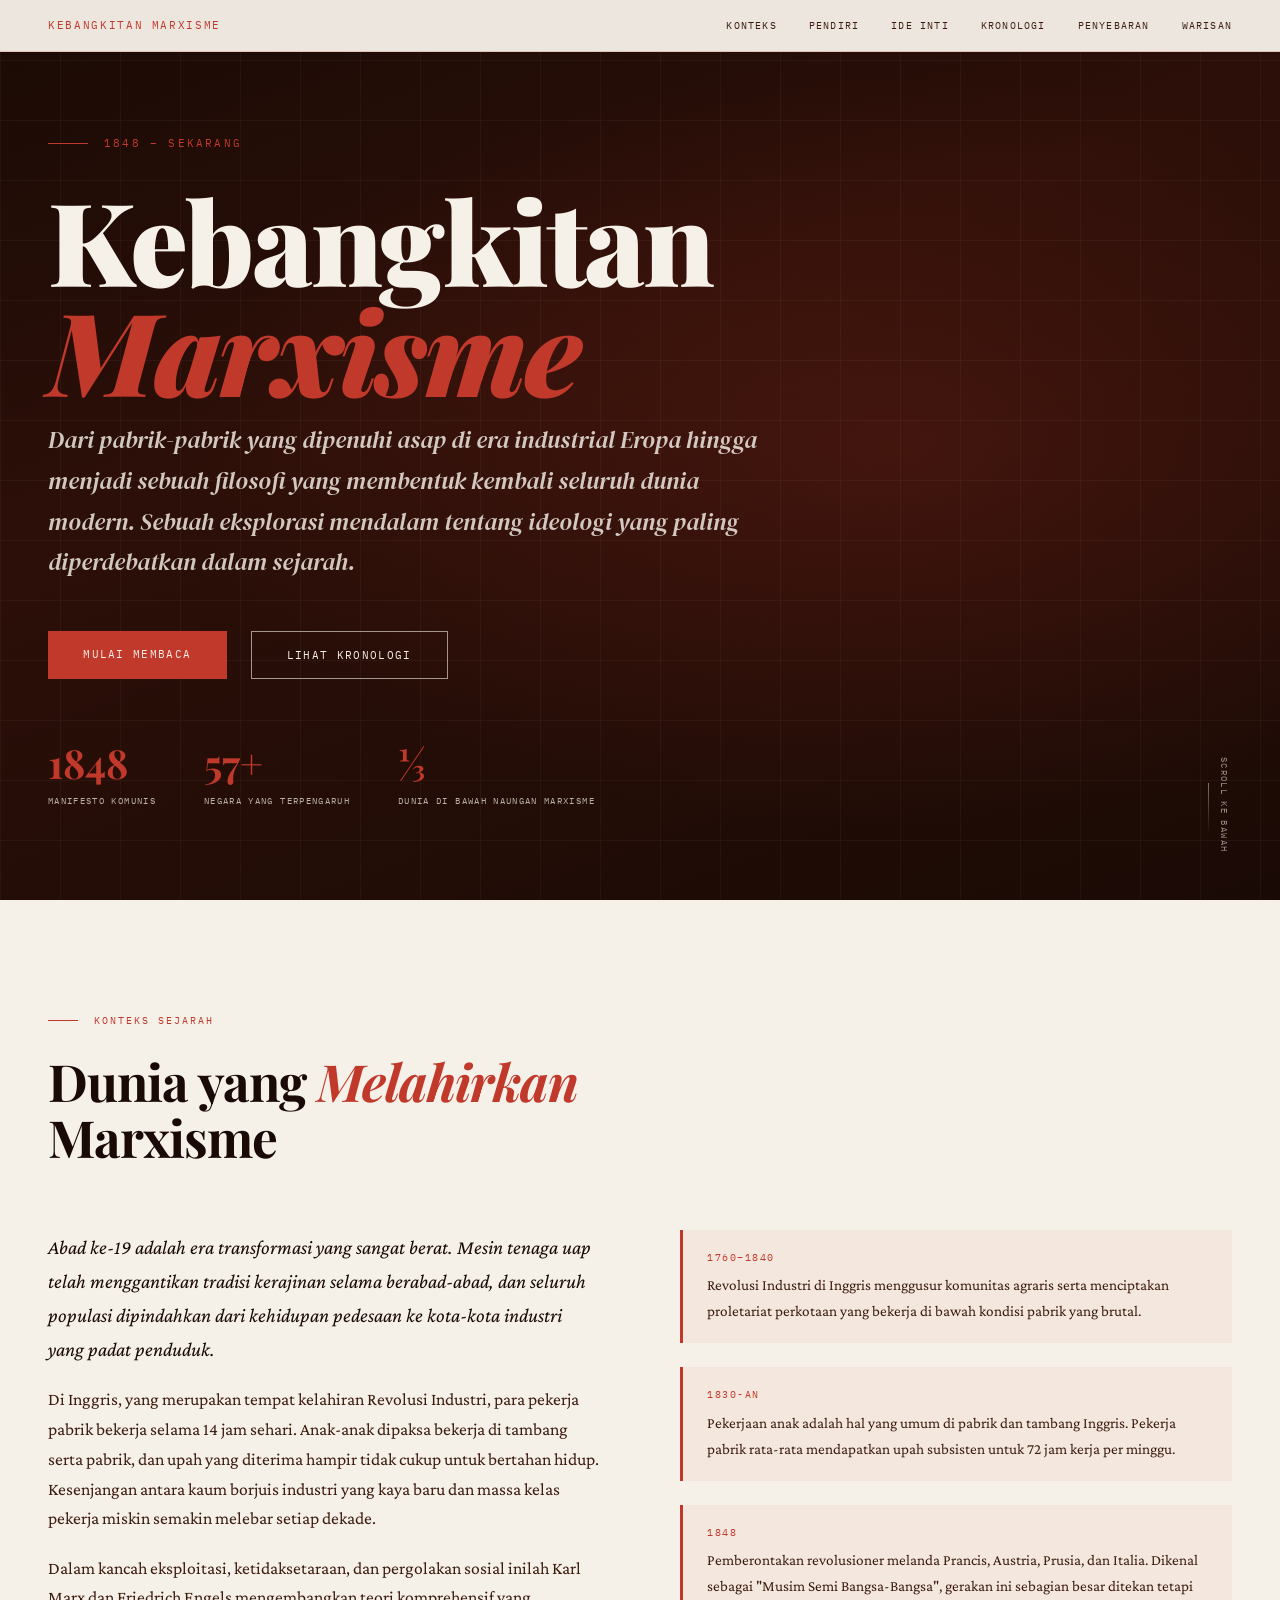
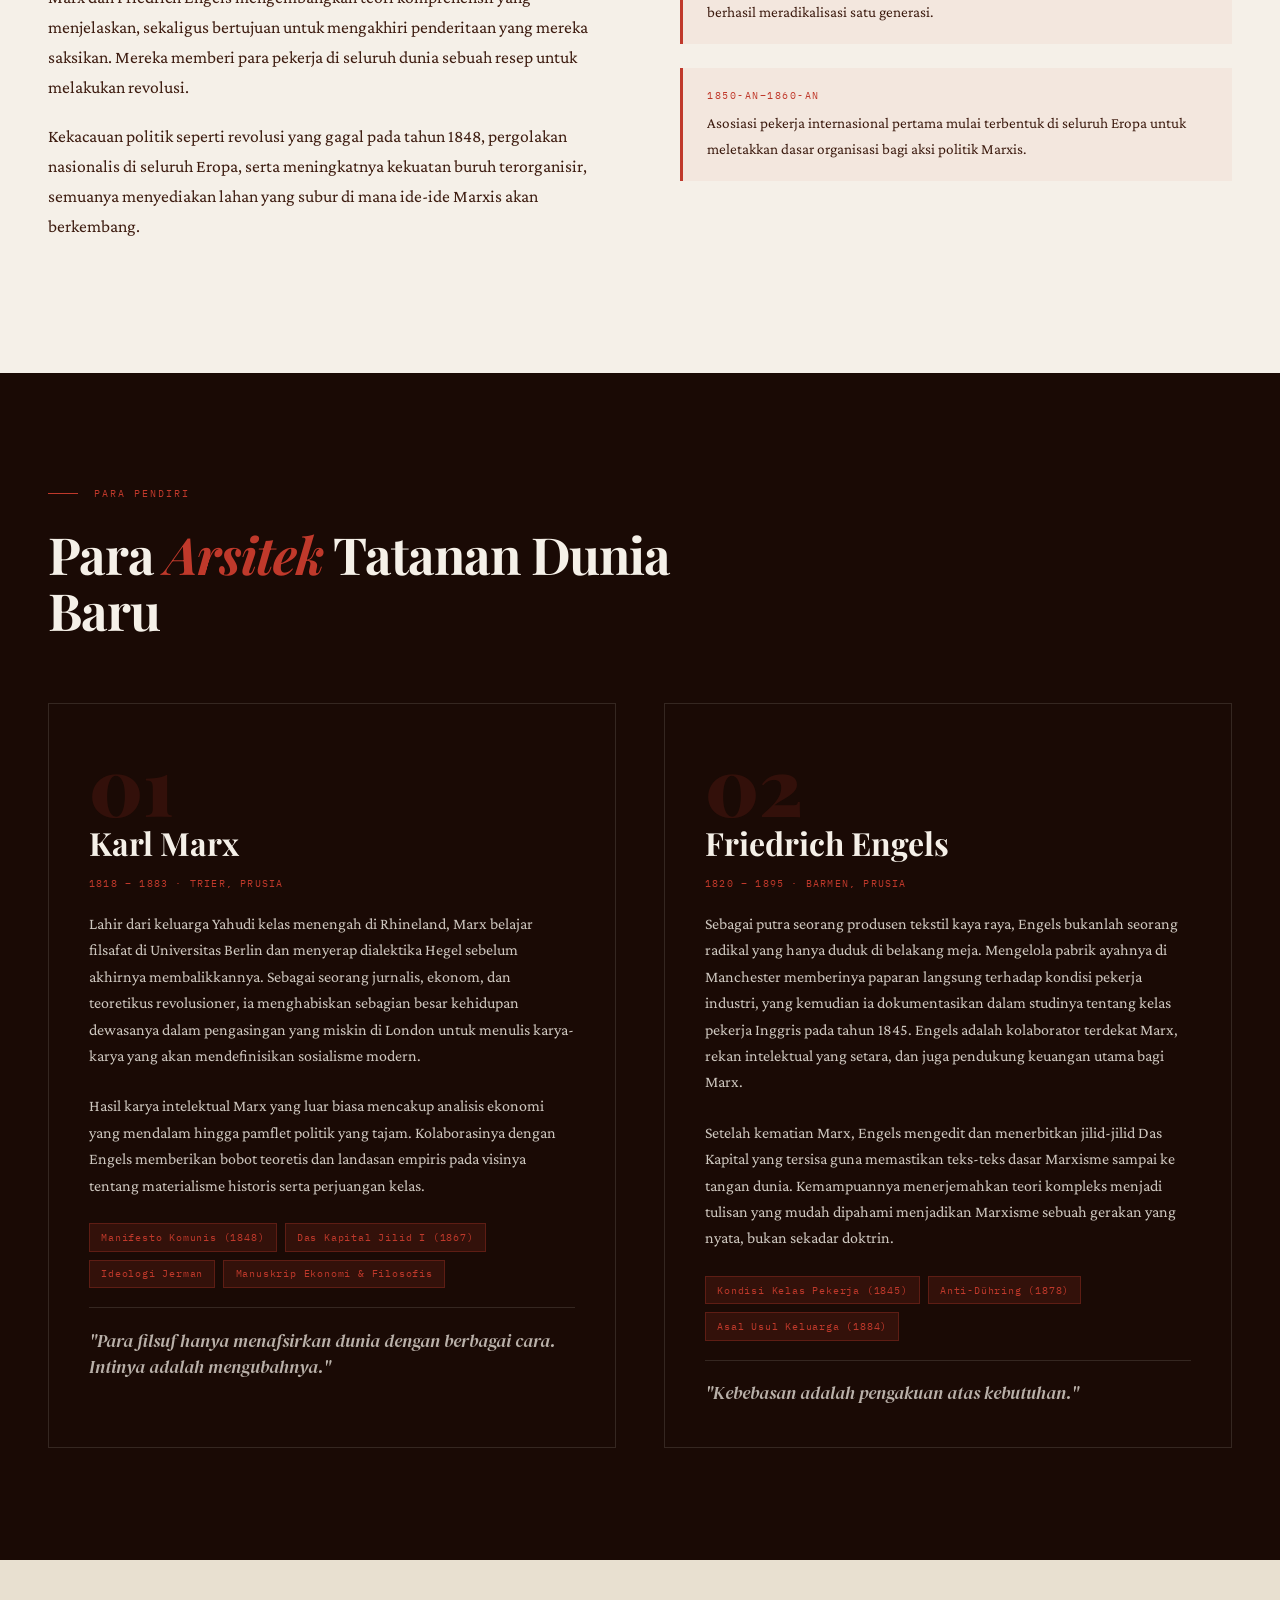
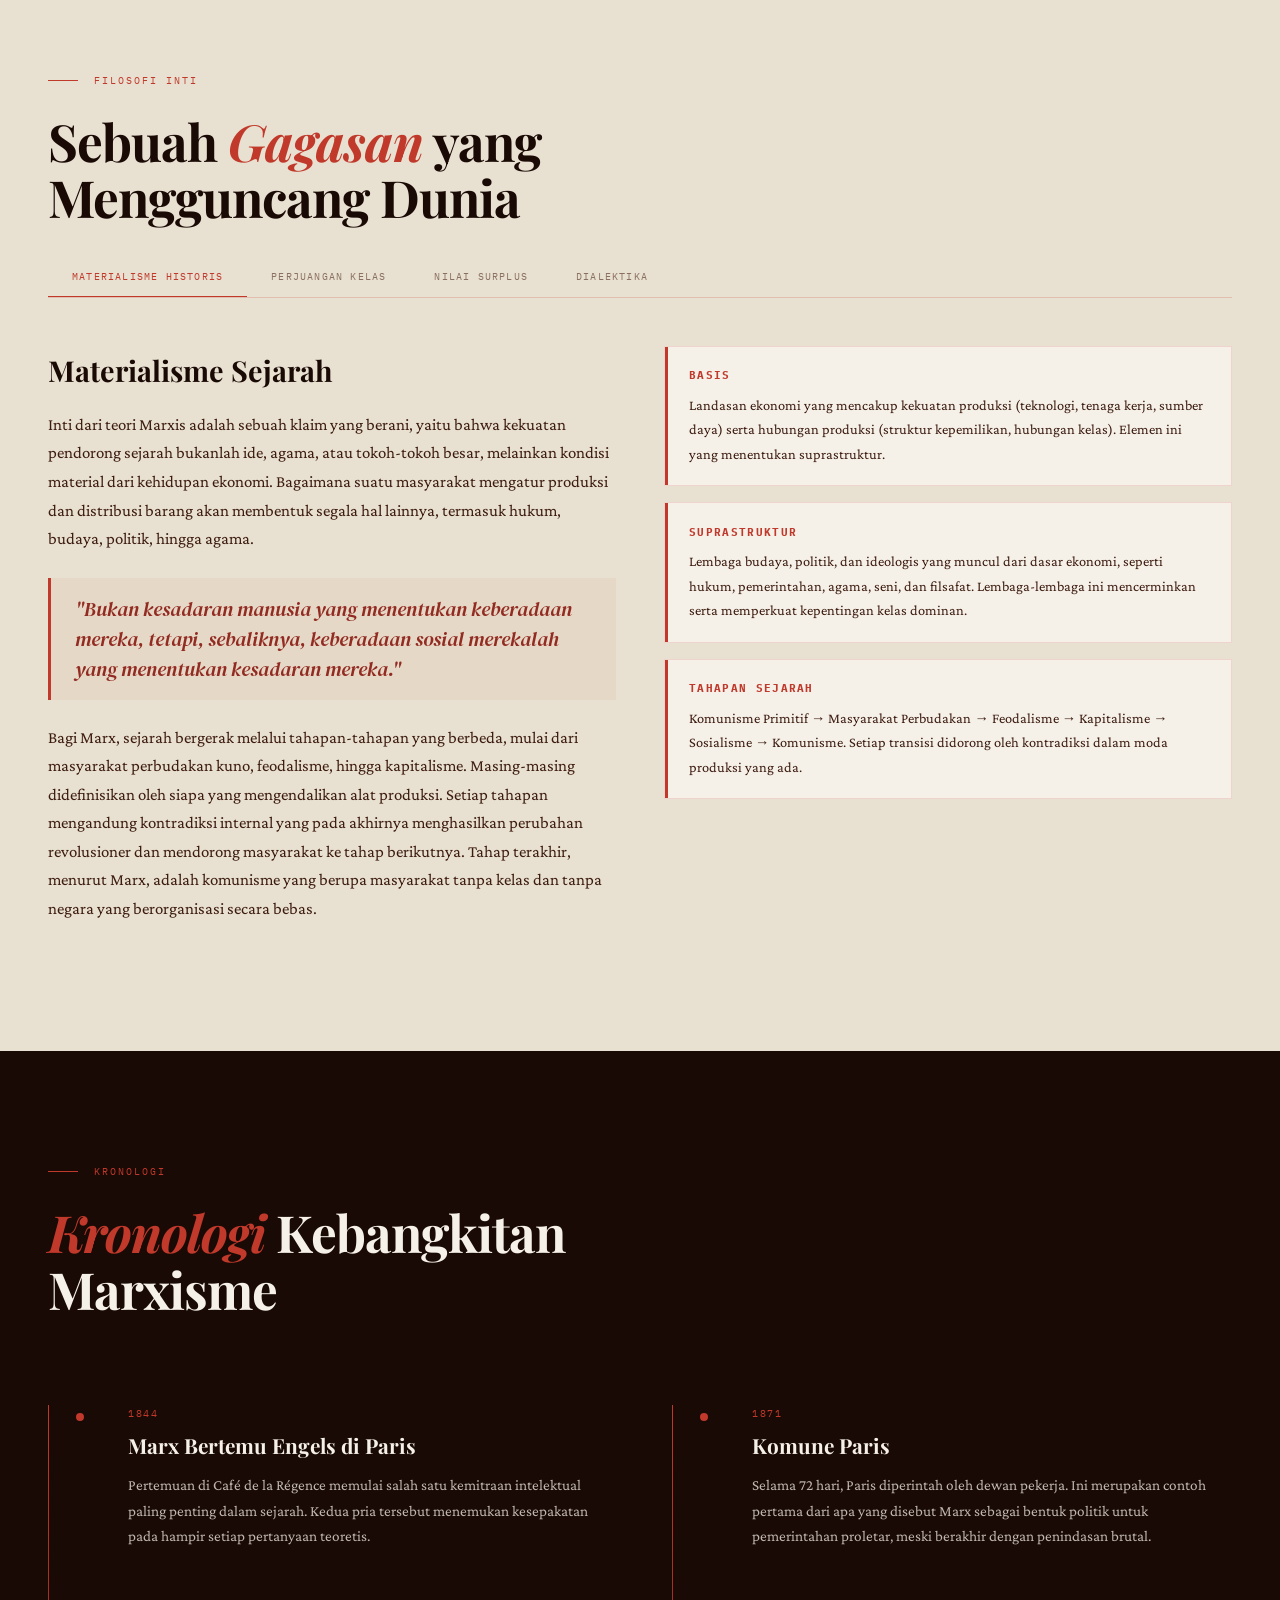
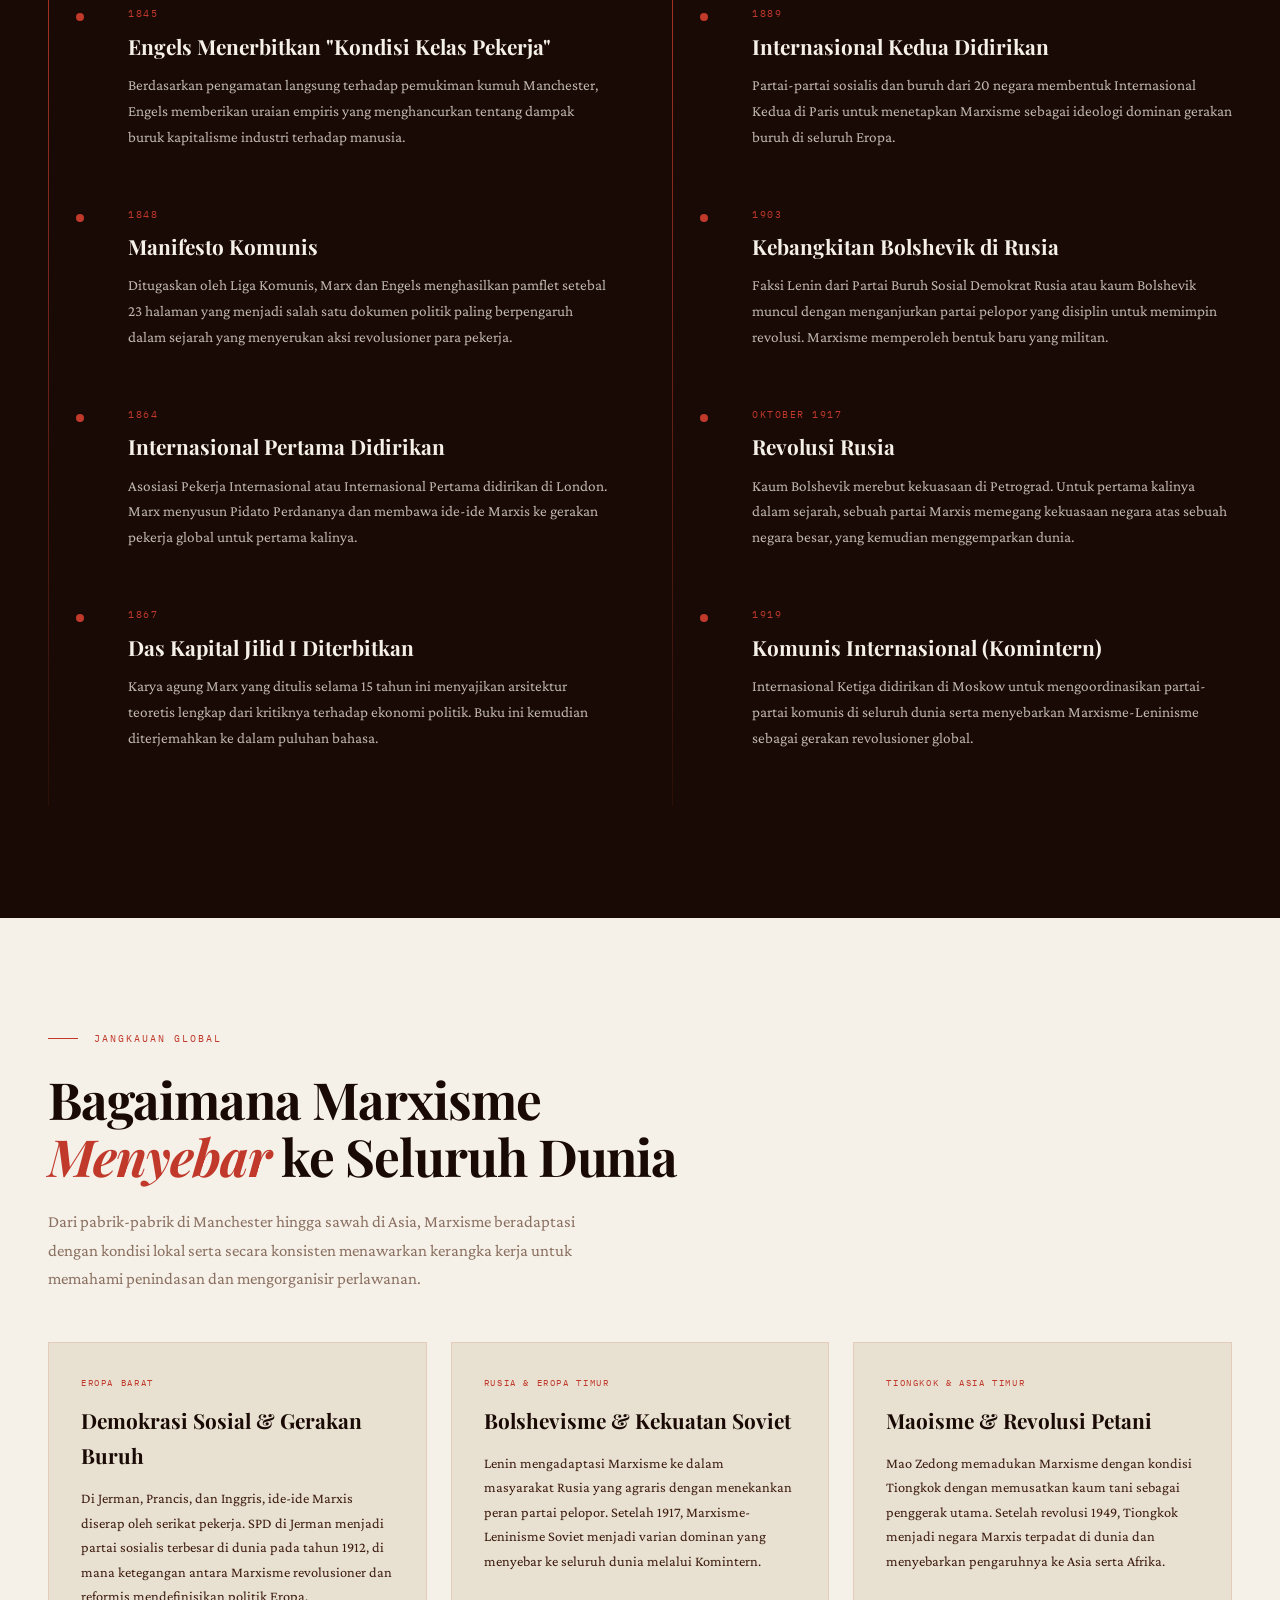
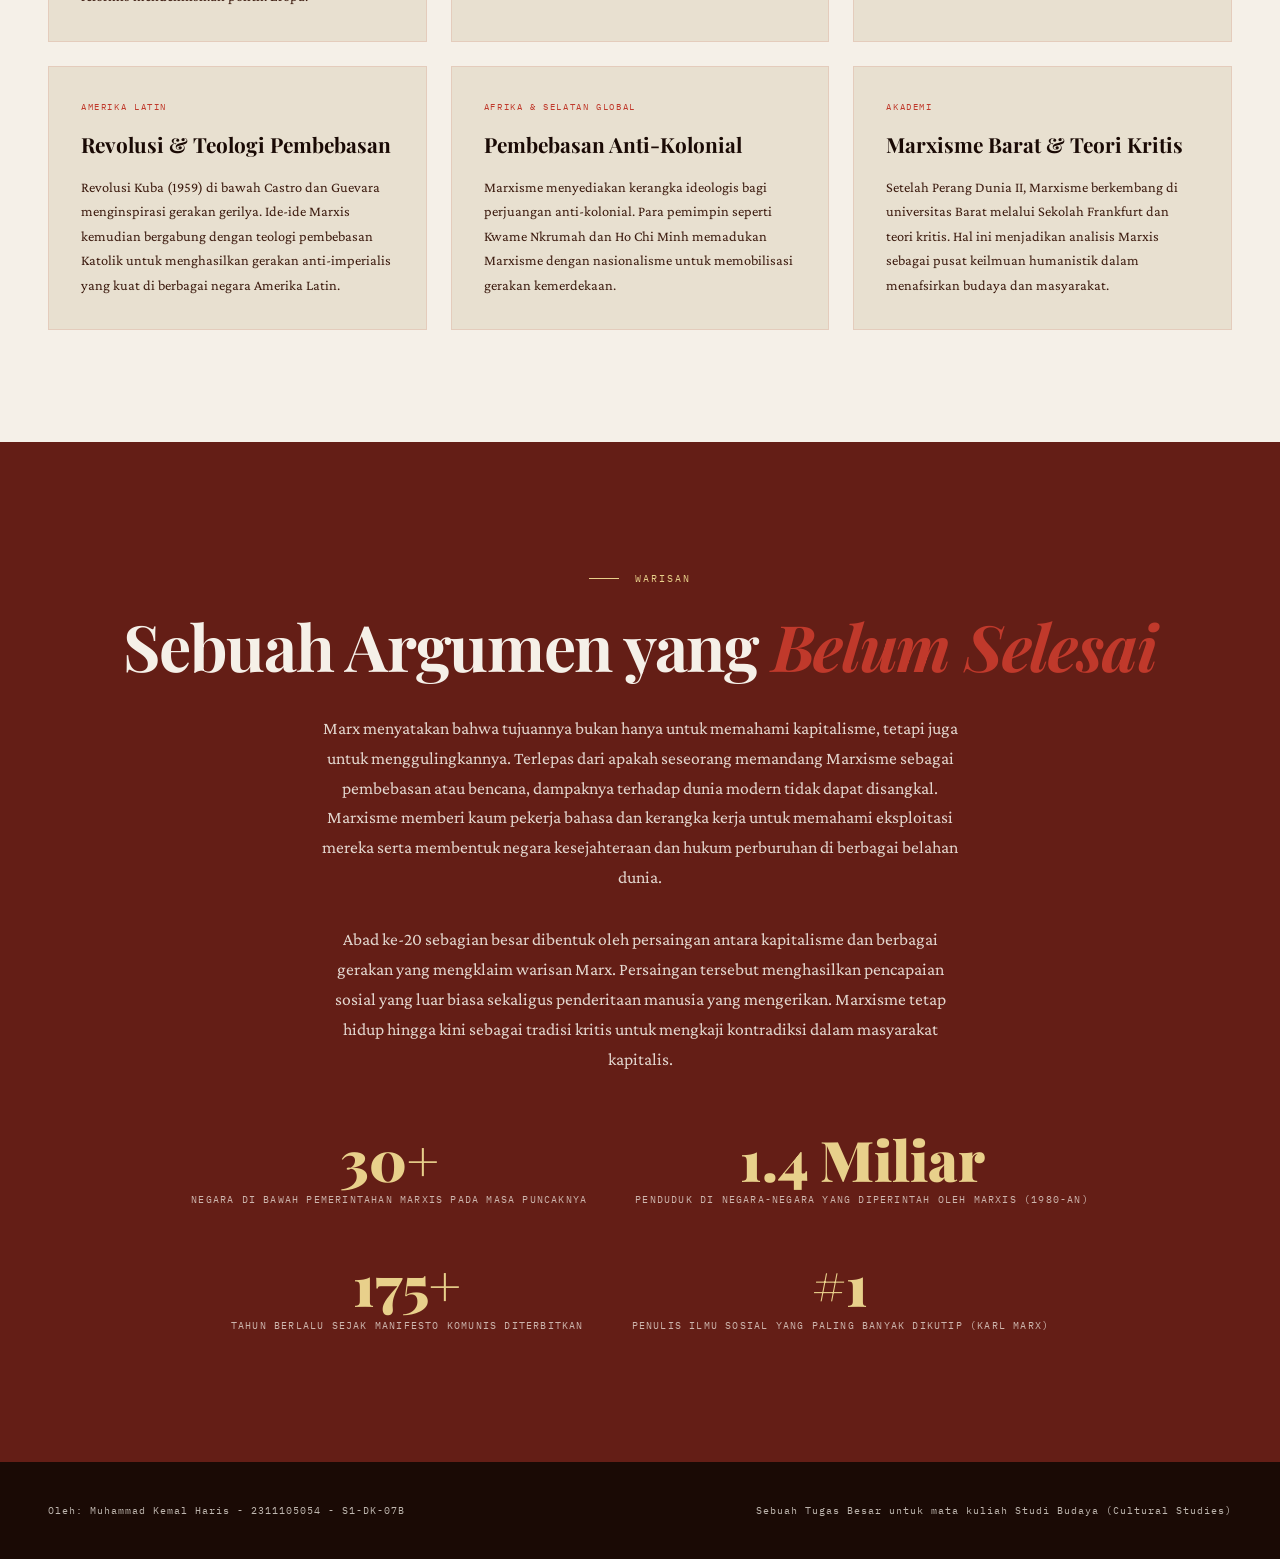
<file: index.html>
<!DOCTYPE html>
<html lang="id">
<head>
<meta charset="UTF-8">
<meta name="viewport" content="width=device-width, initial-scale=1.0">
<title>Kebangkitan Marxisme</title>
<link rel="preconnect" href="https://fonts.googleapis.com">
<link href="https://fonts.googleapis.com/css2?family=Playfair+Display:ital,wght@0,700;0,900;1,700&family=DM+Serif+Display:ital@0;1&family=IBM+Plex+Mono:wght@400;600&family=Crimson+Pro:ital,wght@0,300;0,400;1,300&display=swap" rel="stylesheet">
<link rel="stylesheet" href="styles.css">
</head>
<body>

<nav>
  <div class="nav-logo">Kebangkitan Marxisme</div>
  <div class="nav-links">
    <a href="#context">Konteks</a>
    <a href="#founders">Pendiri</a>
    <a href="#ideas">Ide Inti</a>
    <a href="#timeline">Kronologi</a>
    <a href="#spread">Penyebaran</a>
    <a href="#legacy">Warisan</a>
  </div>
  <button class="hamburger" id="hamburger" aria-label="Buka menu">
    <span></span><span></span><span></span>
  </button>
</nav>

<div class="mobile-nav" id="mobile-nav">
  <a href="#context">Konteks</a>
  <a href="#founders">Pendiri</a>
  <a href="#ideas">Ide Inti</a>
  <a href="#timeline">Kronologi</a>
  <a href="#spread">Penyebaran</a>
  <a href="#legacy">Warisan</a>
</div>

<section class="hero" id="hero">
  <div class="hero-bg"></div>
  <div class="hero-grid"></div>

  <div class="hero-year">1848 – Sekarang</div>
  <h1 class="hero-title">Kebangkitan <em>Marxisme</em></h1>
  <p class="hero-subtitle">Dari pabrik-pabrik yang dipenuhi asap di era industrial Eropa hingga menjadi sebuah filosofi yang membentuk kembali seluruh dunia modern. Sebuah eksplorasi mendalam tentang ideologi yang paling diperdebatkan dalam sejarah.</p>
  <div class="hero-cta">
    <a href="#context" class="btn-primary">Mulai Membaca</a>
    <a href="#timeline" class="btn-outline">Lihat Kronologi</a>
  </div>

  <div class="hero-stats">
    <div class="stat">
      <span class="stat-num">1848</span>
      <span class="stat-label">Manifesto Komunis</span>
    </div>
    <div class="stat">
      <span class="stat-num">57+</span>
      <span class="stat-label">Negara yang Terpengaruh</span>
    </div>
    <div class="stat">
      <span class="stat-num">⅓</span>
      <span class="stat-label">Dunia di Bawah Naungan Marxisme</span>
    </div>
  </div>

  <div class="hero-scroll">Scroll ke Bawah</div>
</section>

<section class="context" id="context">
  <div class="section-label">Konteks Sejarah</div>
  <h2 class="section-title">Dunia yang <em>Melahirkan</em> Marxisme</h2>

  <div class="context-grid">
    <div class="context-text reveal">
      <p>Abad ke-19 adalah era transformasi yang sangat berat. Mesin tenaga uap telah menggantikan tradisi kerajinan selama berabad-abad, dan seluruh populasi dipindahkan dari kehidupan pedesaan ke kota-kota industri yang padat penduduk.</p>
      <p>Di Inggris, yang merupakan tempat kelahiran Revolusi Industri, para pekerja pabrik bekerja selama 14 jam sehari. Anak-anak dipaksa bekerja di tambang serta pabrik, dan upah yang diterima hampir tidak cukup untuk bertahan hidup. Kesenjangan antara kaum borjuis industri yang kaya baru dan massa kelas pekerja miskin semakin melebar setiap dekade.</p>
      <p>Dalam kancah eksploitasi, ketidaksetaraan, dan pergolakan sosial inilah Karl Marx dan Friedrich Engels mengembangkan teori komprehensif yang menjelaskan, sekaligus bertujuan untuk mengakhiri penderitaan yang mereka saksikan. Mereka memberi para pekerja di seluruh dunia sebuah resep untuk melakukan revolusi.</p>
      <p>Kekacauan politik seperti revolusi yang gagal pada tahun 1848, pergolakan nasionalis di seluruh Eropa, serta meningkatnya kekuatan buruh terorganisir, semuanya menyediakan lahan yang subur di mana ide-ide Marxis akan berkembang.</p>
    </div>
    <div class="context-aside reveal">
      <div class="fact-card">
        <div class="fact-year">1760–1840</div>
        <p>Revolusi Industri di Inggris menggusur komunitas agraris serta menciptakan proletariat perkotaan yang bekerja di bawah kondisi pabrik yang brutal.</p>
      </div>
      <div class="fact-card">
        <div class="fact-year">1830-an</div>
        <p>Pekerjaan anak adalah hal yang umum di pabrik dan tambang Inggris. Pekerja pabrik rata-rata mendapatkan upah subsisten untuk 72 jam kerja per minggu.</p>
      </div>
      <div class="fact-card">
        <div class="fact-year">1848</div>
        <p>Pemberontakan revolusioner melanda Prancis, Austria, Prusia, dan Italia. Dikenal sebagai "Musim Semi Bangsa-Bangsa", gerakan ini sebagian besar ditekan tetapi berhasil meradikalisasi satu generasi.</p>
      </div>
      <div class="fact-card">
        <div class="fact-year">1850-an–1860-an</div>
        <p>Asosiasi pekerja internasional pertama mulai terbentuk di seluruh Eropa untuk meletakkan dasar organisasi bagi aksi politik Marxis.</p>
      </div>
    </div>
  </div>
</section>

<section class="founders" id="founders">
  <div class="section-label">Para Pendiri</div>
  <h2 class="section-title">Para <em>Arsitek</em> Tatanan Dunia Baru</h2>

  <div class="founders-grid">
    <div class="founder-card reveal">
      <span class="founder-num">01</span>
      <div class="founder-name">Karl Marx</div>
      <div class="founder-dates">1818 – 1883 · Trier, Prusia</div>
      <p class="founder-desc">Lahir dari keluarga Yahudi kelas menengah di Rhineland, Marx belajar filsafat di Universitas Berlin dan menyerap dialektika Hegel sebelum akhirnya membalikkannya. Sebagai seorang jurnalis, ekonom, dan teoretikus revolusioner, ia menghabiskan sebagian besar kehidupan dewasanya dalam pengasingan yang miskin di London untuk menulis karya-karya yang akan mendefinisikan sosialisme modern.</p>
      <p class="founder-desc">Hasil karya intelektual Marx yang luar biasa mencakup analisis ekonomi yang mendalam hingga pamflet politik yang tajam. Kolaborasinya dengan Engels memberikan bobot teoretis dan landasan empiris pada visinya tentang materialisme historis serta perjuangan kelas.</p>
      <div class="founder-works">
        <span class="work-tag">Manifesto Komunis (1848)</span>
        <span class="work-tag">Das Kapital Jilid I (1867)</span>
        <span class="work-tag">Ideologi Jerman</span>
        <span class="work-tag">Manuskrip Ekonomi & Filosofis</span>
      </div>
      <div class="founder-quote">"Para filsuf hanya menafsirkan dunia dengan berbagai cara. Intinya adalah mengubahnya."</div>
    </div>

    <div class="founder-card reveal">
      <span class="founder-num">02</span>
      <div class="founder-name">Friedrich Engels</div>
      <div class="founder-dates">1820 – 1895 · Barmen, Prusia</div>
      <p class="founder-desc">Sebagai putra seorang produsen tekstil kaya raya, Engels bukanlah seorang radikal yang hanya duduk di belakang meja. Mengelola pabrik ayahnya di Manchester memberinya paparan langsung terhadap kondisi pekerja industri, yang kemudian ia dokumentasikan dalam studinya tentang kelas pekerja Inggris pada tahun 1845. Engels adalah kolaborator terdekat Marx, rekan intelektual yang setara, dan juga pendukung keuangan utama bagi Marx.</p>
      <p class="founder-desc">Setelah kematian Marx, Engels mengedit dan menerbitkan jilid-jilid Das Kapital yang tersisa guna memastikan teks-teks dasar Marxisme sampai ke tangan dunia. Kemampuannya menerjemahkan teori kompleks menjadi tulisan yang mudah dipahami menjadikan Marxisme sebuah gerakan yang nyata, bukan sekadar doktrin.</p>
      <div class="founder-works">
        <span class="work-tag">Kondisi Kelas Pekerja (1845)</span>
        <span class="work-tag">Anti-Dühring (1878)</span>
        <span class="work-tag">Asal Usul Keluarga (1884)</span>
      </div>
      <div class="founder-quote">"Kebebasan adalah pengakuan atas kebutuhan."</div>
    </div>
  </div>
</section>

<section class="ideas" id="ideas">
  <div class="section-label">Filosofi Inti</div>
  <h2 class="section-title">Sebuah <em>Gagasan</em> yang Mengguncang Dunia</h2>

  <div class="ideas-tabs">
    <button class="tab-btn active" onclick="switchTab('materialism')">Materialisme Historis</button>
    <button class="tab-btn" onclick="switchTab('class')">Perjuangan Kelas</button>
    <button class="tab-btn" onclick="switchTab('value')">Nilai Surplus</button>
    <button class="tab-btn" onclick="switchTab('dialectics')">Dialektika</button>
  </div>

  <div id="tab-materialism" class="tab-content active">
    <div class="idea-main">
      <h3>Materialisme Sejarah</h3>
      <p>Inti dari teori Marxis adalah sebuah klaim yang berani, yaitu bahwa kekuatan pendorong sejarah bukanlah ide, agama, atau tokoh-tokoh besar, melainkan kondisi material dari kehidupan ekonomi. Bagaimana suatu masyarakat mengatur produksi dan distribusi barang akan membentuk segala hal lainnya, termasuk hukum, budaya, politik, hingga agama.</p>
      <div class="idea-pullquote">"Bukan kesadaran manusia yang menentukan keberadaan mereka, tetapi, sebaliknya, keberadaan sosial merekalah yang menentukan kesadaran mereka."</div>
      <p>Bagi Marx, sejarah bergerak melalui tahapan-tahapan yang berbeda, mulai dari masyarakat perbudakan kuno, feodalisme, hingga kapitalisme. Masing-masing didefinisikan oleh siapa yang mengendalikan alat produksi. Setiap tahapan mengandung kontradiksi internal yang pada akhirnya menghasilkan perubahan revolusioner dan mendorong masyarakat ke tahap berikutnya. Tahap terakhir, menurut Marx, adalah komunisme yang berupa masyarakat tanpa kelas dan tanpa negara yang berorganisasi secara bebas.</p>
    </div>
    <div class="idea-visual">
      <div class="concept-block">
        <h4>Basis</h4>
        <p>Landasan ekonomi yang mencakup kekuatan produksi (teknologi, tenaga kerja, sumber daya) serta hubungan produksi (struktur kepemilikan, hubungan kelas). Elemen ini yang menentukan suprastruktur.</p>
      </div>
      <div class="concept-block">
        <h4>Suprastruktur</h4>
        <p>Lembaga budaya, politik, dan ideologis yang muncul dari dasar ekonomi, seperti hukum, pemerintahan, agama, seni, dan filsafat. Lembaga-lembaga ini mencerminkan serta memperkuat kepentingan kelas dominan.</p>
      </div>
      <div class="concept-block">
        <h4>Tahapan Sejarah</h4>
        <p>Komunisme Primitif → Masyarakat Perbudakan → Feodalisme → Kapitalisme → Sosialisme → Komunisme. Setiap transisi didorong oleh kontradiksi dalam moda produksi yang ada.</p>
      </div>
    </div>
  </div>

  <div id="tab-class" class="tab-content">
    <div class="idea-main">
      <h3>Perjuangan Kelas</h3>
      <p>Marx membuka Manifesto Komunis dengan salah satu kalimat paling terkenal dalam sejarah, yakni: "Sejarah semua masyarakat yang ada hingga saat ini adalah sejarah perjuangan kelas." Setiap zaman telah ditentukan oleh antagonisme antara kelas penindas dan kelas yang tertindas, seperti tuan dan budak, tuan tanah dan hamba, hingga borjuis dan proletariat.</p>
      <div class="idea-pullquote">"Di bawah kapitalisme, Marx mengidentifikasi dua kelas fundamental. Kaum borjuasi memiliki alat produksi seperti pabrik, tanah, dan modal. Kaum proletariat hanya memiliki tenaga kerja mereka yang harus dijual demi bertahan hidup. Hubungan ini pada dasarnya bersifat eksploitatif karena kaum borjuasi mengambil kekayaan dari tenaga kerja buruh sambil hanya memberikan upah minimum."</div>
    </div>
    <div class="idea-visual">
      <div class="concept-block">
        <h4>Kaum Borjuis</h4>
        <p>Kelas kapitalis yang memiliki alat produksi. Mereka membeli tenaga kerja, mengendalikan produksi, dan mengakumulasi modal. Dalam negara kapitalis, kekuasaan politik berfungsi melayani kepentingan borjuis.</p>
      </div>
      <div class="concept-block">
        <h4>Kaum Proletariat</h4>
        <p>Kelas pekerja yang hanya memiliki tenaga kerja mereka. Seiring perkembangan kapitalisme, proletariat tumbuh lebih besar serta semakin sadar akan kepentingan bersama, sehingga mereka menjadi "kelas untuk dirinya sendiri."</p>
      </div>
      <div class="concept-block">
        <h4>Kesadaran Kelas</h4>
        <p>Marx membedakan antara kelas "dalam dirinya sendiri" sebagai kategori ekonomi objektif dan kelas "untuk dirinya sendiri" sebagai kelas yang mengakui kepentingan bersama dan bertindak secara kolektif.</p>
      </div>
    </div>
  </div>

  <div id="tab-value" class="tab-content">
    <div class="idea-main">
      <h3>Nilai Surplus &amp; Eksploitasi</h3>
      <p>Kontribusi Marx yang paling orisinal secara teknis adalah teori nilai surplusnya. Teori ini berupaya menjelaskan bagaimana kapitalis memperoleh keuntungan dari pekerja tanpa melakukan penipuan atau perampokan dalam pengertian konvensional. Jawabannya terletak pada sifat unik tenaga kerja sebagai sebuah komoditas.</p>
      <div class="idea-pullquote">"Modal adalah tenaga kerja mati, yang, seperti vampir, hanya hidup dengan menghisap tenaga kerja hidup."</div>
      <p>Pekerja dibayar dengan upah yang setara dengan biaya untuk mereproduksi tenaga kerja mereka, seperti makanan dan tempat tinggal. Tetapi selama hari kerja, mereka menghasilkan nilai yang jauh lebih besar dari upah tersebut. Perbedaan nilai surplus ini diambil oleh kapitalis sebagai keuntungan. Pekerja dieksploitasi melalui struktur hubungan upah-kerja itu sendiri.</p>
    </div>
    <div class="idea-visual">
      <div class="concept-block">
        <h4>Nilai Guna vs Nilai Tukar</h4>
        <p>Suatu komoditas memiliki nilai guna sebagai kegunaan praktis dan nilai tukar sebagai apa yang dapat ditukarkan dengannya. Tenaga kerja bersifat unik karena penggunaannya menciptakan nilai yang lebih besar daripada biaya pembeliannya.</p>
      </div>
      <div class="concept-block">
        <h4>Tenaga Kerja Diperlukan vs Tenaga Kerja Surplus</h4>
        <p>Sebagian dari hari kerja mencakup biaya upah pekerja itu sendiri. Sisa waktunya yang disebut tenaga kerja surplus menghasilkan nilai yang mengalir sepenuhnya ke kapitalis sebagai sumber keuntungan, sewa, dan bunga.</p>
      </div>
      <div class="concept-block">
        <h4>Alienasi (Keterasingan)</h4>
        <p>Para pekerja di bawah kapitalisme terasing dari produk yang mereka ciptakan, proses produksi, pekerja lain, dan bahkan potensi manusia mereka sendiri. Pekerjaan menjadi sebuah paksaan eksternal, bukan ekspresi kreativitas.</p>
      </div>
    </div>
  </div>

  <div id="tab-dialectics" class="tab-content">
    <div class="idea-main">
      <h3>Materialisme Dialektis</h3>
      <p>Marx mewarisi metode dialektis Hegel yang meyakini bahwa realitas berkembang melalui benturan kekuatan yang berlawanan, namun ia mengubahnya secara radikal. Jika Hegel melihat sejarah sebagai perkembangan Roh Absolut, Marx bersikeras bahwa kontradiksi pendorongnya bersifat material, yaitu konflik antara kekuatan produktif dan hubungan sosial.</p>
      <div class="idea-pullquote">"Metode dialektis saya, pada dasarnya, tidak hanya berbeda dari metode Hegel, tetapi justru merupakan kebalikannya."</div>
      <p>Dalam dialektika Marxis, setiap tahapan sejarah mengandung benih kehancurannya sendiri. Kapitalisme menciptakan dan memusatkan proletariat yang nantinya akan menggulingkannya. Kemajuan teknologi pada akhirnya melampaui kapasitas struktur kepemilikan kapitalis, sehingga menghasilkan krisis yang mendorong perubahan revolusioner.</p>
    </div>
    <div class="idea-visual">
      <div class="concept-block">
        <h4>Tesis → Antitesis → Sintesis</h4>
        <p>Bentuk sosial yang dominan (tesis) menghasilkan oposisinya sendiri (antitesis). Konflik keduanya menghasilkan sintesis baru yang lebih tinggi, yang kemudian menjadi tesis baru untuk melanjutkan proses dialektika.</p>
      </div>
      <div class="concept-block">
        <h4>Kontradiksi &amp; Krisis</h4>
        <p>Kapitalisme mengandung kontradiksi mendasar antara produksi sosial dan penguasaan pribadi. Kontradiksi ini secara berkala meletus sebagai krisis ekonomi yang tingkat keparahannya terus meningkat dari waktu ke waktu.</p>
      </div>
      <div class="concept-block">
        <h4>Tiga Hukum Engels</h4>
        <p>Engels mensistematiskan dialektika ke dalam tiga poin: (1) Kesatuan dan konflik dari hal-hal yang berlawanan; (2) Transformasi kuantitas menjadi kualitas; (3) Negasi dari negasi.</p>
      </div>
    </div>
  </div>
</section>

<section class="timeline-section" id="timeline">
  <div class="section-label">Kronologi</div>
  <h2 class="section-title"><em>Kronologi</em> Kebangkitan Marxisme</h2>

  <div class="timeline-grid">
    <div class="timeline">
      <div class="timeline-item">
        <div class="timeline-dot"></div>
        <div class="timeline-year">1844</div>
        <div class="timeline-event">Marx Bertemu Engels di Paris</div>
        <p class="timeline-desc">Pertemuan di Café de la Régence memulai salah satu kemitraan intelektual paling penting dalam sejarah. Kedua pria tersebut menemukan kesepakatan pada hampir setiap pertanyaan teoretis.</p>
      </div>
      <div class="timeline-item">
        <div class="timeline-dot"></div>
        <div class="timeline-year">1845</div>
        <div class="timeline-event">Engels Menerbitkan "Kondisi Kelas Pekerja"</div>
        <p class="timeline-desc">Berdasarkan pengamatan langsung terhadap pemukiman kumuh Manchester, Engels memberikan uraian empiris yang menghancurkan tentang dampak buruk kapitalisme industri terhadap manusia.</p>
      </div>
      <div class="timeline-item">
        <div class="timeline-dot"></div>
        <div class="timeline-year">1848</div>
        <div class="timeline-event">Manifesto Komunis</div>
        <p class="timeline-desc">Ditugaskan oleh Liga Komunis, Marx dan Engels menghasilkan pamflet setebal 23 halaman yang menjadi salah satu dokumen politik paling berpengaruh dalam sejarah yang menyerukan aksi revolusioner para pekerja.</p>
      </div>
      <div class="timeline-item">
        <div class="timeline-dot"></div>
        <div class="timeline-year">1864</div>
        <div class="timeline-event">Internasional Pertama Didirikan</div>
        <p class="timeline-desc">Asosiasi Pekerja Internasional atau Internasional Pertama didirikan di London. Marx menyusun Pidato Perdananya dan membawa ide-ide Marxis ke gerakan pekerja global untuk pertama kalinya.</p>
      </div>
      <div class="timeline-item">
        <div class="timeline-dot"></div>
        <div class="timeline-year">1867</div>
        <div class="timeline-event">Das Kapital Jilid I Diterbitkan</div>
        <p class="timeline-desc">Karya agung Marx yang ditulis selama 15 tahun ini menyajikan arsitektur teoretis lengkap dari kritiknya terhadap ekonomi politik. Buku ini kemudian diterjemahkan ke dalam puluhan bahasa.</p>
      </div>
    </div>

    <div class="timeline">
      <div class="timeline-item">
        <div class="timeline-dot"></div>
        <div class="timeline-year">1871</div>
        <div class="timeline-event">Komune Paris</div>
        <p class="timeline-desc">Selama 72 hari, Paris diperintah oleh dewan pekerja. Ini merupakan contoh pertama dari apa yang disebut Marx sebagai bentuk politik untuk pemerintahan proletar, meski berakhir dengan penindasan brutal.</p>
      </div>
      <div class="timeline-item">
        <div class="timeline-dot"></div>
        <div class="timeline-year">1889</div>
        <div class="timeline-event">Internasional Kedua Didirikan</div>
        <p class="timeline-desc">Partai-partai sosialis dan buruh dari 20 negara membentuk Internasional Kedua di Paris untuk menetapkan Marxisme sebagai ideologi dominan gerakan buruh di seluruh Eropa.</p>
      </div>
      <div class="timeline-item">
        <div class="timeline-dot"></div>
        <div class="timeline-year">1903</div>
        <div class="timeline-event">Kebangkitan Bolshevik di Rusia</div>
        <p class="timeline-desc">Faksi Lenin dari Partai Buruh Sosial Demokrat Rusia atau kaum Bolshevik muncul dengan menganjurkan partai pelopor yang disiplin untuk memimpin revolusi. Marxisme memperoleh bentuk baru yang militan.</p>
      </div>
      <div class="timeline-item">
        <div class="timeline-dot"></div>
        <div class="timeline-year">Oktober 1917</div>
        <div class="timeline-event">Revolusi Rusia</div>
        <p class="timeline-desc">Kaum Bolshevik merebut kekuasaan di Petrograd. Untuk pertama kalinya dalam sejarah, sebuah partai Marxis memegang kekuasaan negara atas sebuah negara besar, yang kemudian menggemparkan dunia.</p>
      </div>
      <div class="timeline-item">
        <div class="timeline-dot"></div>
        <div class="timeline-year">1919</div>
        <div class="timeline-event">Komunis Internasional (Komintern)</div>
        <p class="timeline-desc">Internasional Ketiga didirikan di Moskow untuk mengoordinasikan partai-partai komunis di seluruh dunia serta menyebarkan Marxisme-Leninisme sebagai gerakan revolusioner global.</p>
      </div>
    </div>
  </div>
</section>

<section class="spread" id="spread">
  <div class="section-label">Jangkauan Global</div>
  <h2 class="section-title">Bagaimana Marxisme <em>Menyebar</em> ke Seluruh Dunia</h2>
  <p style="max-width:60ch;color:var(--gray-warm);font-size:1.05rem;margin-top:1rem;" class="reveal">Dari pabrik-pabrik di Manchester hingga sawah di Asia, Marxisme beradaptasi dengan kondisi lokal serta secara konsisten menawarkan kerangka kerja untuk memahami penindasan dan mengorganisir perlawanan.</p>

  <div class="spread-cards">
    <div class="spread-card reveal">
      <div class="spread-region">Eropa Barat</div>
      <h3>Demokrasi Sosial &amp; Gerakan Buruh</h3>
      <p>Di Jerman, Prancis, dan Inggris, ide-ide Marxis diserap oleh serikat pekerja. SPD di Jerman menjadi partai sosialis terbesar di dunia pada tahun 1912, di mana ketegangan antara Marxisme revolusioner dan reformis mendefinisikan politik Eropa.</p>
    </div>
    <div class="spread-card reveal">
      <div class="spread-region">Rusia &amp; Eropa Timur</div>
      <h3>Bolshevisme &amp; Kekuatan Soviet</h3>
      <p>Lenin mengadaptasi Marxisme ke dalam masyarakat Rusia yang agraris dengan menekankan peran partai pelopor. Setelah 1917, Marxisme-Leninisme Soviet menjadi varian dominan yang menyebar ke seluruh dunia melalui Komintern.</p>
    </div>
    <div class="spread-card reveal">
      <div class="spread-region">Tiongkok &amp; Asia Timur</div>
      <h3>Maoisme &amp; Revolusi Petani</h3>
      <p>Mao Zedong memadukan Marxisme dengan kondisi Tiongkok dengan memusatkan kaum tani sebagai penggerak utama. Setelah revolusi 1949, Tiongkok menjadi negara Marxis terpadat di dunia dan menyebarkan pengaruhnya ke Asia serta Afrika.</p>
    </div>
    <div class="spread-card reveal">
      <div class="spread-region">Amerika Latin</div>
      <h3>Revolusi &amp; Teologi Pembebasan</h3>
      <p>Revolusi Kuba (1959) di bawah Castro dan Guevara menginspirasi gerakan gerilya. Ide-ide Marxis kemudian bergabung dengan teologi pembebasan Katolik untuk menghasilkan gerakan anti-imperialis yang kuat di berbagai negara Amerika Latin.</p>
    </div>
    <div class="spread-card reveal">
      <div class="spread-region">Afrika &amp; Selatan Global</div>
      <h3>Pembebasan Anti-Kolonial</h3>
      <p>Marxisme menyediakan kerangka ideologis bagi perjuangan anti-kolonial. Para pemimpin seperti Kwame Nkrumah dan Ho Chi Minh memadukan Marxisme dengan nasionalisme untuk memobilisasi gerakan kemerdekaan.</p>
    </div>
    <div class="spread-card reveal">
      <div class="spread-region">Akademi</div>
      <h3>Marxisme Barat &amp; Teori Kritis</h3>
      <p>Setelah Perang Dunia II, Marxisme berkembang di universitas Barat melalui Sekolah Frankfurt dan teori kritis. Hal ini menjadikan analisis Marxis sebagai pusat keilmuan humanistik dalam menafsirkan budaya dan masyarakat.</p>
    </div>
  </div>
</section>

<section class="legacy" id="legacy">
  <div class="section-label">Warisan</div>
  <h2 class="section-title">Sebuah Argumen yang <em>Belum Selesai</em></h2>
  <p>Marx menyatakan bahwa tujuannya bukan hanya untuk memahami kapitalisme, tetapi juga untuk menggulingkannya. Terlepas dari apakah seseorang memandang Marxisme sebagai pembebasan atau bencana, dampaknya terhadap dunia modern tidak dapat disangkal. Marxisme memberi kaum pekerja bahasa dan kerangka kerja untuk memahami eksploitasi mereka serta membentuk negara kesejahteraan dan hukum perburuhan di berbagai belahan dunia.</p>
  <p>Abad ke-20 sebagian besar dibentuk oleh persaingan antara kapitalisme dan berbagai gerakan yang mengklaim warisan Marx. Persaingan tersebut menghasilkan pencapaian sosial yang luar biasa sekaligus penderitaan manusia yang mengerikan. Marxisme tetap hidup hingga kini sebagai tradisi kritis untuk mengkaji kontradiksi dalam masyarakat kapitalis.</p>

  <div class="legacy-pillars">
    <div class="pillar">
      <span class="pillar-num">30+</span>
      <div class="pillar-label">Negara di bawah pemerintahan Marxis pada masa puncaknya</div>
    </div>
    <div class="pillar">
      <span class="pillar-num">1.4 Miliar</span>
      <div class="pillar-label">Penduduk di negara-negara yang diperintah oleh Marxis (1980-an)</div>
    </div>
    <div class="pillar">
      <span class="pillar-num">175+</span>
      <div class="pillar-label">Tahun berlalu sejak Manifesto Komunis diterbitkan</div>
    </div>
    <div class="pillar">
      <span class="pillar-num">#1</span>
      <div class="pillar-label">Penulis ilmu sosial yang paling banyak dikutip (Karl Marx)</div>
    </div>
  </div>
</section>

<footer>
  <p>Oleh: Muhammad Kemal Haris - 2311105054 - S1-DK-07B</p>
  <p>Sebuah Tugas Besar untuk mata kuliah Studi Budaya (Cultural Studies)</p>
</footer>

<script src="scripts.js"></script>
</body>
</html>
</file>
<file: styles.css>
*,*::before,*::after{box-sizing:border-box;margin:0;padding:0}
:root{
  --red:#c0392b;--red-dark:#922b21;--red-deep:#641e16;
  --cream:#f5f0e8;--cream-dark:#e8e0d0;
  --ink:#1a0a05;--ink-mid:#3d1c10;
  --gold:#c8a84b;--gold-light:#e8d08b;
  --gray-warm:#8a7060;
}
html{scroll-behavior:smooth}
body{
  background:var(--cream);
  color:var(--ink);
  font-family:'Crimson Pro',Georgia,serif;
  font-size:18px;
  line-height:1.7;
  overflow-x:hidden;
}

/* NAV */
nav{
  position:fixed;top:0;left:0;right:0;z-index:100;
  display:flex;align-items:center;justify-content:space-between;
  padding:1rem 3rem;
  background:rgba(245,240,232,0.96);
  backdrop-filter:blur(8px);
  border-bottom:1px solid rgba(192,57,43,0.2);
  transition:all .3s;
}
.nav-logo{
  font-family:'IBM Plex Mono',monospace;
  font-size:11px;letter-spacing:.15em;
  color:var(--red);text-transform:uppercase;
}
.nav-links{display:flex;gap:2rem;}
.nav-links a{
  font-family:'IBM Plex Mono',monospace;
  font-size:10px;letter-spacing:.12em;text-transform:uppercase;
  color:var(--ink-mid);text-decoration:none;
  transition:color .2s;
}
.nav-links a:hover{color:var(--red);}

/* HAMBURGER */
.hamburger{
  display:none;
  flex-direction:column;justify-content:center;gap:5px;
  width:32px;height:32px;
  background:none;border:none;cursor:pointer;padding:4px;
}
.hamburger span{
  display:block;width:22px;height:1.5px;
  background:var(--ink);
  transition:all .3s;
  transform-origin:center;
}
.hamburger.open span:nth-child(1){transform:translateY(6.5px) rotate(45deg);}
.hamburger.open span:nth-child(2){opacity:0;}
.hamburger.open span:nth-child(3){transform:translateY(-6.5px) rotate(-45deg);}

/* MOBILE NAV DRAWER */
.mobile-nav{
  display:none;
  position:fixed;top:57px;left:0;right:0;z-index:99;
  background:rgba(245,240,232,0.98);
  border-bottom:1px solid rgba(192,57,43,0.2);
  flex-direction:column;
  max-height:0;overflow:hidden;
  transition:max-height .35s ease;
}
.mobile-nav.open{max-height:400px;}
.mobile-nav a{
  font-family:'IBM Plex Mono',monospace;
  font-size:11px;letter-spacing:.12em;text-transform:uppercase;
  color:var(--ink-mid);text-decoration:none;
  padding:1rem 1.5rem;
  border-bottom:1px solid rgba(192,57,43,0.08);
  transition:background .15s,color .15s;
}
.mobile-nav a:hover{background:rgba(192,57,43,.06);color:var(--red);}

/* HERO */
.hero{
  min-height:100vh;
  display:flex;flex-direction:column;justify-content:center;
  padding:8rem 3rem 5rem;
  position:relative;
  overflow:hidden;
  background:var(--ink);
}
.hero-bg{
  position:absolute;inset:0;
  background:
    radial-gradient(ellipse 80% 60% at 70% 50%, rgba(192,57,43,0.18) 0%, transparent 70%),
    linear-gradient(160deg, #1a0a05 0%, #2c0f08 40%, #1a0a05 100%);
}
.hero-grid{
  position:absolute;inset:0;opacity:.04;
  background-image:
    linear-gradient(var(--cream) 1px,transparent 1px),
    linear-gradient(90deg,var(--cream) 1px,transparent 1px);
  background-size:60px 60px;
}
.hero-year{
  font-family:'IBM Plex Mono',monospace;
  font-size:11px;letter-spacing:.2em;
  color:var(--red);text-transform:uppercase;
  margin-bottom:2rem;
  position:relative;
  display:flex;align-items:center;gap:1rem;
}
.hero-year::before{
  content:'';display:block;width:40px;height:1px;background:var(--red);
}
.hero-title{
  font-family:'Playfair Display',Georgia,serif;
  font-size:clamp(3rem,9vw,8.5rem);
  font-weight:900;
  line-height:.95;
  color:var(--cream);
  letter-spacing:-.02em;
  position:relative;
  max-width:14ch;
  margin-bottom:1rem;
}
.hero-title em{font-style:italic;color:var(--red);}
.hero-subtitle{
  font-family:'DM Serif Display',Georgia,serif;
  font-size:clamp(1rem,2.5vw,1.5rem);
  font-style:italic;
  color:rgba(245,240,232,.82);
  max-width:55ch;
  margin-bottom:3rem;
  position:relative;
}
.hero-cta{
  display:flex;gap:1.5rem;flex-wrap:wrap;position:relative;
}
.btn-primary{
  display:inline-block;
  padding:.85rem 2.2rem;
  background:var(--red);
  color:var(--cream);
  font-family:'IBM Plex Mono',monospace;
  font-size:11px;letter-spacing:.12em;text-transform:uppercase;
  text-decoration:none;
  border:none;cursor:pointer;
  transition:background .2s,transform .15s;
}
.btn-primary:hover{background:var(--red-dark);transform:translateY(-1px);}
.btn-outline{
  display:inline-block;
  padding:.85rem 2.2rem;
  background:transparent;
  color:var(--cream);
  font-family:'IBM Plex Mono',monospace;
  font-size:11px;letter-spacing:.12em;text-transform:uppercase;
  text-decoration:none;
  border:1px solid rgba(245,240,232,.6);cursor:pointer;
  transition:border-color .2s,transform .15s;
}
.btn-outline:hover{border-color:var(--cream);transform:translateY(-1px);}
.hero-scroll{
  position:absolute;bottom:3rem;right:3rem;
  display:flex;flex-direction:column;align-items:center;gap:.5rem;
  font-family:'IBM Plex Mono',monospace;font-size:9px;
  letter-spacing:.15em;color:rgba(245,240,232,.55);text-transform:uppercase;
  writing-mode:vertical-rl;
}
.hero-scroll::after{
  content:'';display:block;width:1px;height:50px;
  background:linear-gradient(to bottom,rgba(245,240,232,.45),transparent);
  margin-top:.5rem;
}
.hero-stats{
  position:relative;margin-top:4rem;
  display:flex;gap:3rem;
}
.stat{position:relative;}
.stat-num{
  font-family:'Playfair Display',serif;
  font-size:2.5rem;font-weight:700;
  color:var(--red);display:block;
  line-height:1;
}
.stat-label{
  font-family:'IBM Plex Mono',monospace;
  font-size:9px;letter-spacing:.15em;
  color:rgba(245,240,232,.72);
  text-transform:uppercase;
}

/* SECTIONS */
section{padding:7rem 3rem;}
.section-label{
  font-family:'IBM Plex Mono',monospace;
  font-size:10px;letter-spacing:.2em;text-transform:uppercase;
  color:var(--red);margin-bottom:1.5rem;
  display:flex;align-items:center;gap:1rem;
}
.section-label::before{
  content:'';display:block;width:30px;height:1px;background:var(--red);
}
.section-title{
  font-family:'Playfair Display',serif;
  font-size:clamp(2rem,4vw,3.8rem);
  font-weight:700;
  line-height:1.1;
  letter-spacing:-.02em;
  max-width:20ch;
  margin-bottom:1.5rem;
}
.section-title em{font-style:italic;color:var(--red);}

/* CONTEXT */
.context{background:var(--cream);}
.context-grid{
  display:grid;
  grid-template-columns:1fr 1fr;
  gap:5rem;align-items:start;
  margin-top:4rem;
}
.context-text p{margin-bottom:1.2rem;color:var(--ink-mid);font-size:1.1rem;}
.context-text p:first-of-type{font-size:1.25rem;font-style:italic;color:var(--ink);}
.context-aside{display:flex;flex-direction:column;gap:1.5rem;}
.fact-card{
  border-left:3px solid var(--red);
  padding:1.2rem 1.5rem;
  background:rgba(192,57,43,.05);
}
.fact-card .fact-year{
  font-family:'IBM Plex Mono',monospace;
  font-size:10px;letter-spacing:.15em;text-transform:uppercase;
  color:var(--red);margin-bottom:.4rem;
}
.fact-card p{font-size:.95rem;color:var(--ink-mid);}

/* FOUNDERS */
.founders{background:var(--ink);color:var(--cream);}
.founders .section-title{color:var(--cream);}
.founders .section-label{color:var(--red);}
.founders-grid{
  display:grid;grid-template-columns:1fr 1fr;
  gap:3rem;margin-top:4rem;
}
.founder-card{
  position:relative;
  border:1px solid rgba(245,240,232,.12);
  padding:2.5rem;
  transition:border-color .3s;
  cursor:pointer;
}
.founder-card:hover{border-color:rgba(192,57,43,.5);}
.founder-card::before{
  content:'';position:absolute;top:0;left:0;
  width:0;height:2px;background:var(--red);
  transition:width .4s ease;
}
.founder-card:hover::before{width:100%;}
.founder-num{
  font-family:'Playfair Display',serif;
  font-size:5rem;font-weight:900;
  color:rgba(192,57,43,.15);
  line-height:1;margin-bottom:-.5rem;
  display:block;
}
.founder-name{
  font-family:'Playfair Display',serif;
  font-size:2rem;font-weight:700;
  color:var(--cream);margin-bottom:.3rem;
}
.founder-dates{
  font-family:'IBM Plex Mono',monospace;
  font-size:10px;letter-spacing:.12em;
  color:var(--red);text-transform:uppercase;
  margin-bottom:1.2rem;
}
.founder-desc{
  font-size:1rem;
  color:rgba(245,240,232,.82);
  line-height:1.65;margin-bottom:1.5rem;
}
.founder-works{display:flex;flex-wrap:wrap;gap:.5rem;}
.work-tag{
  font-family:'IBM Plex Mono',monospace;font-size:10px;
  letter-spacing:.08em;padding:.3rem .7rem;
  background:rgba(192,57,43,.15);
  border:1px solid rgba(192,57,43,.3);
  color:rgba(192,57,43,1);
}
.founder-quote{
  font-family:'DM Serif Display',serif;
  font-style:italic;font-size:1.1rem;
  color:rgba(245,240,232,.72);
  border-top:1px solid rgba(245,240,232,.12);
  padding-top:1.2rem;margin-top:1.2rem;
  line-height:1.5;
}

/* IDEAS */
.ideas{background:var(--cream-dark);}
.ideas-tabs{
  display:flex;gap:0;margin:2rem 0 3rem;
  border-bottom:1px solid rgba(192,57,43,.2);
  overflow-x:auto;
  -webkit-overflow-scrolling:touch;
  scrollbar-width:none;
}
.ideas-tabs::-webkit-scrollbar{display:none;}
.tab-btn{
  font-family:'IBM Plex Mono',monospace;
  font-size:10px;letter-spacing:.12em;text-transform:uppercase;
  padding:.8rem 1.5rem;background:transparent;border:none;
  cursor:pointer;color:var(--gray-warm);
  border-bottom:2px solid transparent;margin-bottom:-1px;
  transition:all .2s;white-space:nowrap;flex-shrink:0;
}
.tab-btn.active{color:var(--red);border-bottom-color:var(--red);}
.tab-btn:hover:not(.active){color:var(--ink-mid);}
.tab-content{display:none;}
.tab-content.active{display:grid;grid-template-columns:1fr 1fr;gap:3rem;align-items:start;}
.idea-main h3{
  font-family:'Playfair Display',serif;
  font-size:1.8rem;font-weight:700;
  margin-bottom:1rem;color:var(--ink);
}
.idea-main p{font-size:1.05rem;color:var(--ink-mid);margin-bottom:1rem;}
.idea-pullquote{
  font-family:'DM Serif Display',serif;
  font-style:italic;font-size:1.25rem;
  line-height:1.5;color:var(--red-dark);
  border-left:3px solid var(--red);
  padding:1rem 1.5rem;
  background:rgba(192,57,43,.05);
  margin:1.5rem 0;
}
.idea-visual{display:flex;flex-direction:column;gap:1rem;}
.concept-block{
  padding:1.2rem 1.5rem;
  background:var(--cream);
  border:1px solid rgba(192,57,43,.15);
  position:relative;overflow:hidden;
}
.concept-block::after{
  content:'';position:absolute;top:0;left:0;bottom:0;
  width:3px;background:var(--red);
}
.concept-block h4{
  font-family:'IBM Plex Mono',monospace;
  font-size:11px;letter-spacing:.12em;text-transform:uppercase;
  color:var(--red);margin-bottom:.5rem;
}
.concept-block p{font-size:.9rem;color:var(--ink-mid);}

/* TIMELINE */
.timeline-section{background:var(--ink);}
.timeline-section .section-title{color:var(--cream);}
.timeline-section .section-label{color:var(--red);}
.timeline{position:relative;margin-top:4rem;padding-left:2rem;}
.timeline::before{
  content:'';position:absolute;
  left:0;top:0;bottom:0;width:1px;
  background:linear-gradient(to bottom,var(--red),rgba(192,57,43,.1));
}
.timeline-item{
  position:relative;padding:0 0 3.5rem 3rem;
  opacity:0;transform:translateX(-20px);
  transition:opacity .5s,transform .5s;
}
.timeline-item.visible{opacity:1;transform:translateX(0);}
.timeline-dot{
  position:absolute;left:-6px;top:6px;
  width:12px;height:12px;
  background:var(--red);
  border:2px solid var(--ink);
  border-radius:50%;
}
.timeline-year{
  font-family:'IBM Plex Mono',monospace;
  font-size:10px;letter-spacing:.15em;
  color:var(--red);text-transform:uppercase;
  margin-bottom:.4rem;
}
.timeline-event{
  font-family:'Playfair Display',serif;
  font-size:1.3rem;font-weight:700;
  color:var(--cream);margin-bottom:.5rem;
}
.timeline-desc{
  font-size:.95rem;
  color:rgba(245,240,232,.75);
  max-width:55ch;
}
.timeline-grid{
  display:grid;grid-template-columns:1fr 1fr;
  gap:0 4rem;
}

/* SPREAD */
.spread{background:var(--cream);}
.spread-cards{
  display:grid;
  grid-template-columns:repeat(3,1fr);
  gap:1.5rem;margin-top:3rem;
}
.spread-card{
  padding:2rem;
  background:var(--cream-dark);
  border:1px solid rgba(192,57,43,.12);
  transition:transform .25s,box-shadow .25s;
}
.spread-card:hover{
  transform:translateY(-4px);
  box-shadow:0 12px 30px rgba(26,10,5,.12);
}
.spread-region{
  font-family:'IBM Plex Mono',monospace;
  font-size:9px;letter-spacing:.18em;text-transform:uppercase;
  color:var(--red);margin-bottom:.8rem;
}
.spread-card h3{
  font-family:'Playfair Display',serif;
  font-size:1.3rem;font-weight:700;
  margin-bottom:.8rem;color:var(--ink);
}
.spread-card p{font-size:.9rem;color:var(--ink-mid);}

/* LEGACY */
.legacy{
  background:var(--red-deep);
  color:var(--cream);
  text-align:center;
  padding:8rem 3rem;
}
.legacy .section-label{justify-content:center;color:var(--gold-light);}
.legacy .section-label::before{background:var(--gold-light);}
.legacy .section-title{
  color:var(--cream);max-width:none;
  font-size:clamp(2.2rem,5vw,5rem);
  margin:0 auto 2rem;
}
.legacy p{
  max-width:65ch;margin:0 auto 2rem;
  color:rgba(245,240,232,.88);
  font-size:1.1rem;
}
.legacy-pillars{
  display:flex;justify-content:center;gap:3rem;
  flex-wrap:wrap;margin-top:3.5rem;
}
.pillar{text-align:center;}
.pillar-num{
  font-family:'Playfair Display',serif;
  font-size:3.5rem;font-weight:900;color:var(--gold-light);
  display:block;line-height:1;
}
.pillar-label{
  font-family:'IBM Plex Mono',monospace;
  font-size:10px;letter-spacing:.12em;text-transform:uppercase;
  color:rgba(245,240,232,.72);
  margin-top:.3rem;
}

/* FOOTER */
footer{
  background:var(--ink);
  padding:2.5rem 3rem;
  display:flex;align-items:center;justify-content:space-between;
  flex-wrap:wrap;gap:1rem;
}
footer p{
  font-family:'IBM Plex Mono',monospace;
  font-size:10px;letter-spacing:.1em;
  color:rgba(245,240,232,.75);
}
footer a{
  font-family:'IBM Plex Mono',monospace;
  font-size:10px;letter-spacing:.1em;
  color:var(--red);text-decoration:none;
}

/* SCROLL REVEALS */
.reveal{
  opacity:0;transform:translateY(24px);
  transition:opacity .6s ease,transform .6s ease;
}
.reveal.visible{opacity:1;transform:translateY(0);}

/* TABLET (≤900px) */
@media(max-width:900px){
  nav{padding:.85rem 1.5rem;}
  .nav-links{display:none;}
  .hamburger{display:flex;}
  .mobile-nav{display:flex;}

  section{padding:5rem 1.5rem;}
  .hero{padding:6rem 1.5rem 5rem;min-height:auto;}

  .context-grid{grid-template-columns:1fr;gap:2.5rem;}
  .founders-grid{grid-template-columns:1fr;gap:2rem;}
  .tab-content.active{grid-template-columns:1fr;gap:2rem;}
  .timeline-grid{grid-template-columns:1fr;}
  .spread-cards{grid-template-columns:1fr 1fr;}

  .hero-stats{display:flex;gap:2rem;margin-top:3rem;}
  .stat-num{font-size:2rem;}
  .hero-scroll{display:none;}

  .founder-card{padding:1.75rem;}
  .founder-num{font-size:3.5rem;}
  .founder-name{font-size:1.6rem;}
}

/* MOBILE (≤600px) */
@media(max-width:600px){
  nav{padding:.75rem 1rem;}

  .hero{padding:5.5rem 1.25rem 4rem;}
  .hero-year{margin-bottom:1.2rem;}
  .hero-subtitle{margin-bottom:2rem;}
  .hero-cta{flex-direction:column;gap:1rem;}
  .btn-primary,.btn-outline{text-align:center;padding:.9rem 1.5rem;}
  .hero-stats{flex-wrap:wrap;gap:1.5rem 2rem;margin-top:2.5rem;}

  section{padding:4rem 1.25rem;}

  .spread-cards{grid-template-columns:1fr;}
  .spread-card{padding:1.5rem;}

  .legacy{padding:5rem 1.25rem;}
  .legacy-pillars{gap:1.5rem 2.5rem;}
  .pillar-num{font-size:2.6rem;}

  .ideas-tabs{margin:1.5rem 0 2rem;}
  .tab-btn{padding:.7rem 1rem;font-size:9px;}

  .founder-card{padding:1.5rem;}
  .founder-num{font-size:3rem;}

  .timeline{padding-left:1.5rem;}
  .timeline-item{padding:0 0 2.5rem 2rem;}
  .timeline-event{font-size:1.1rem;}

  footer{flex-direction:column;align-items:flex-start;padding:2rem 1.25rem;gap:.5rem;}
}

/* SMALL PHONES (≤380px) */
@media(max-width:380px){
  .hero-stats{flex-direction:column;gap:1rem;}
  .stat-num{font-size:1.8rem;}
  .founder-num{display:none;}
}
</file>
